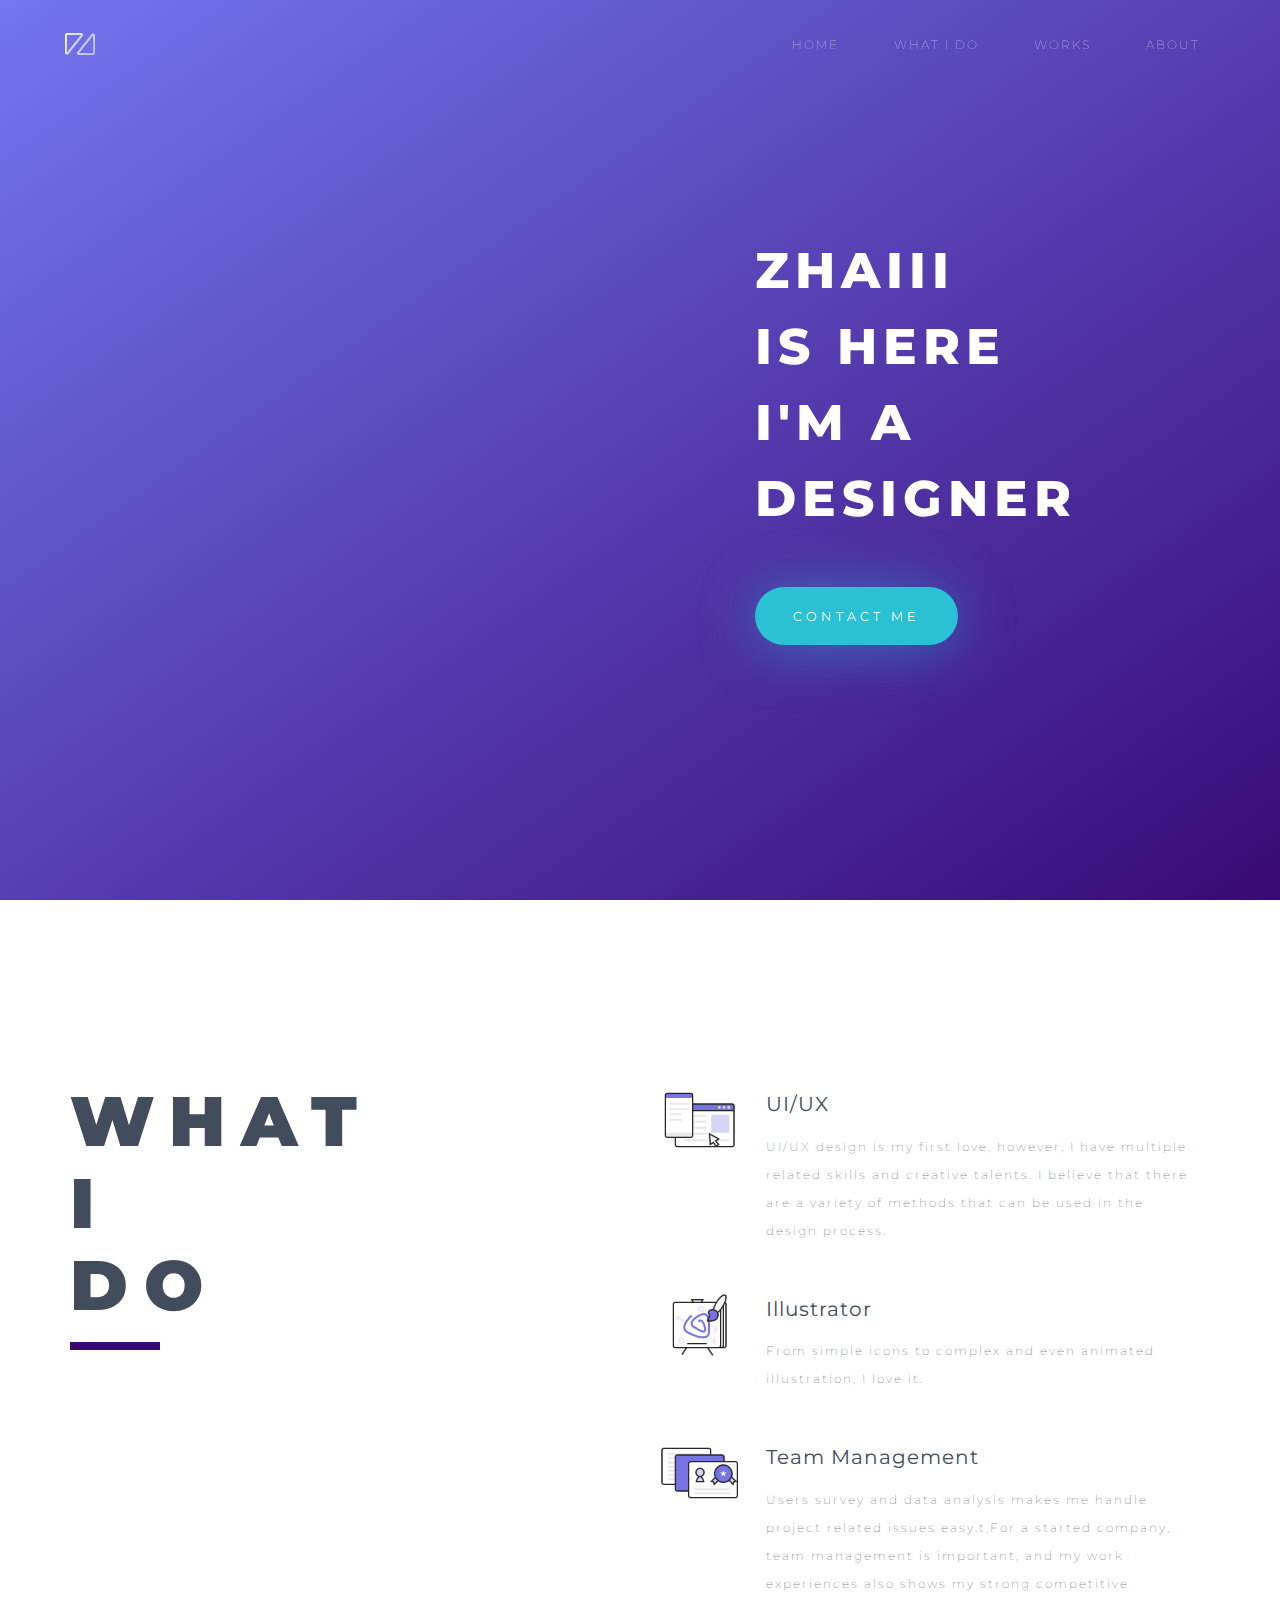
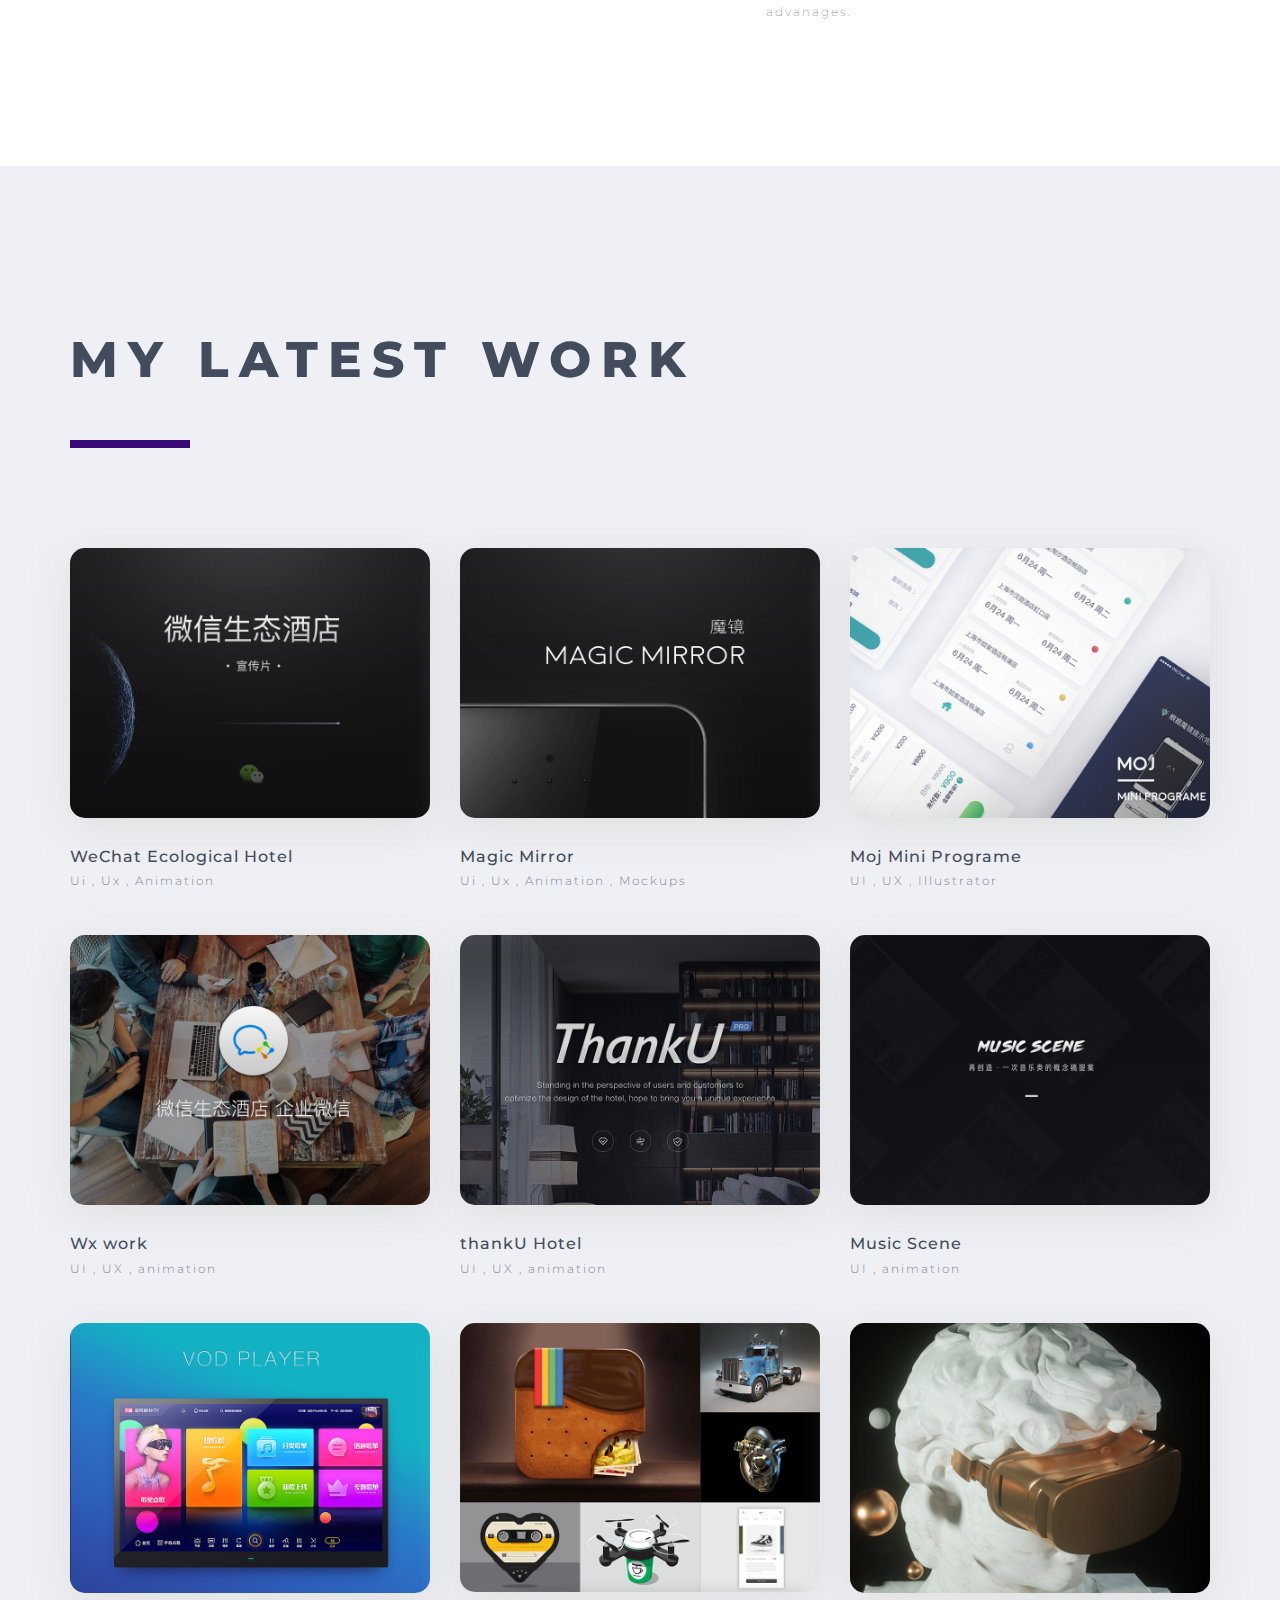
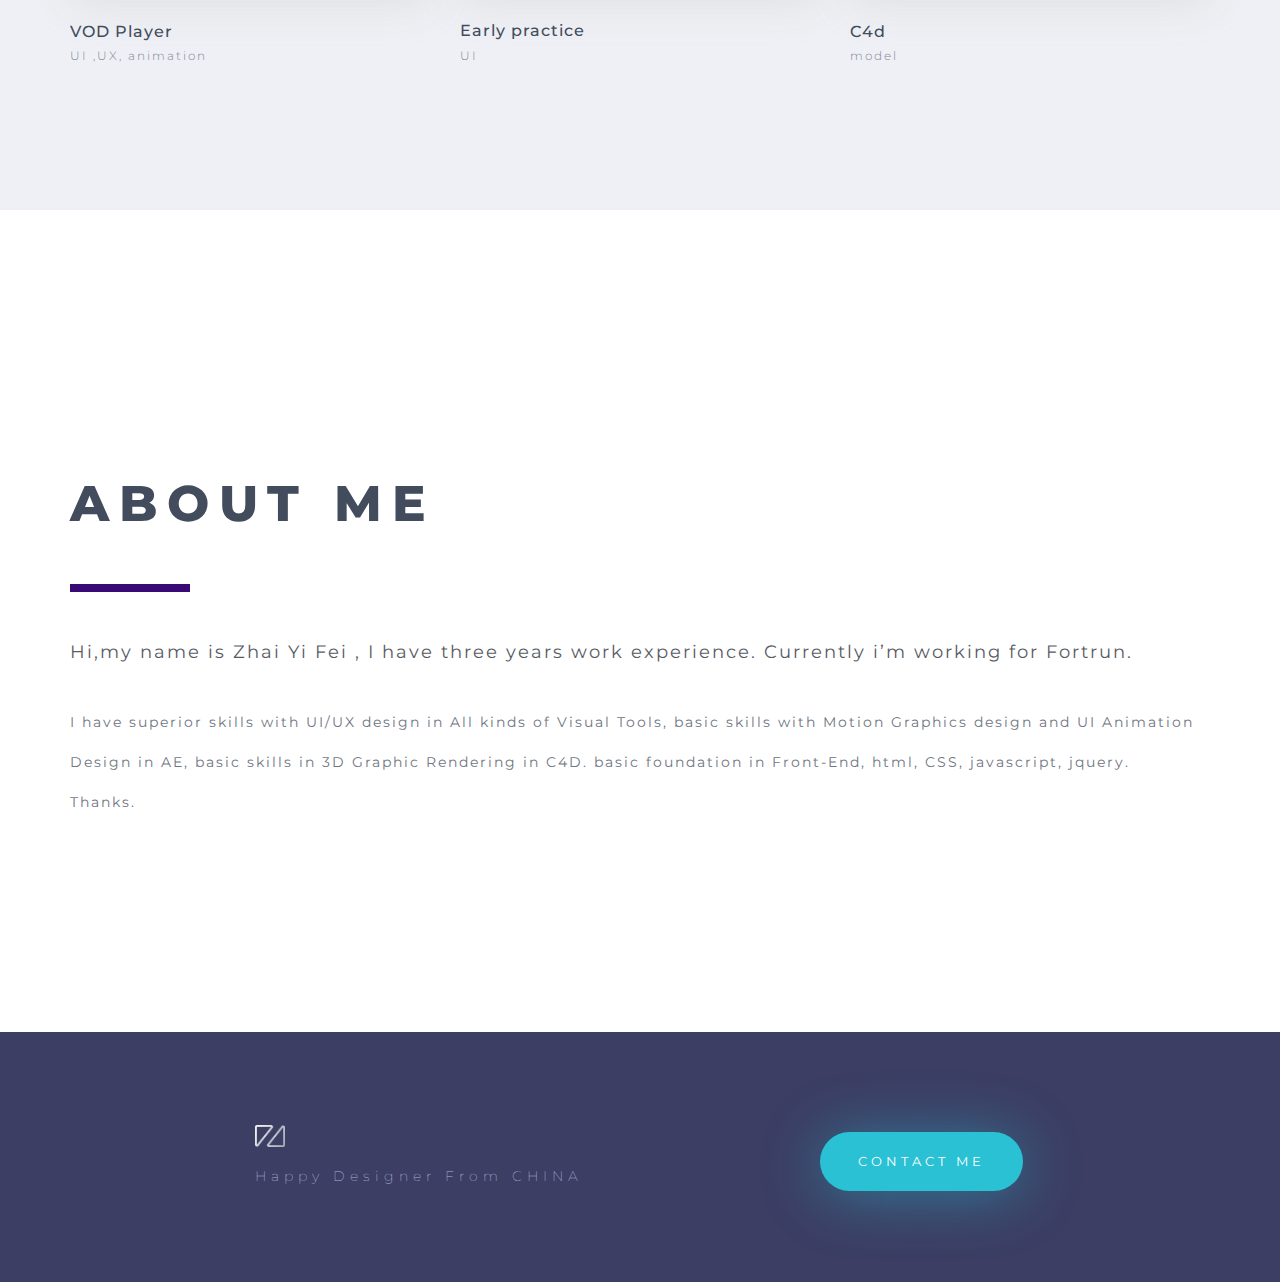
<file: index.html>
<!DOCTYPE html>
<html lang="en" >
  <head>
    <meta charset="utf-8">
    <meta http-equiv="X-UA-Compatible" content="IE=edge">
    <meta name="viewport" content="width=device-width, initial-scale=1">
    <link rel="stylesheet" href="./css/bootstrap.min.css">
    <link href="https://fonts.googleapis.com/css?family=Montserrat:200,300,400,500,800,900" rel="stylesheet">
    <link rel="stylesheet" type="text/css" href="https://cdnjs.cloudflare.com/ajax/libs/font-awesome/4.7.0/css/font-awesome.min.css">
    <link rel="stylesheet" href="./css/style.css">
  </head>
  <body class="body">
    <!-- page1 -->
    <div class="container" id="home">
        <header>
            <nav class="navbar navbar-default navbar-static-top ">
                <div class="fixed-layout">
                  <div class="navbar-header">
                  <a class="navbar-brand top" href="#home"></a>
                </div>
                <div id="navbar" class="navbar-collapse collapse" aria-expanded="false" style="height: 1px;">
                  <ul class="nav navbar-nav">
                    <li class=""><a href="#home">HOME</a></li>
                        <li><a href="#whatido">WHAT I DO</a></li>
                        <li><a href="#works">WORKS</a></li>
                        <li><a href="#about">ABOUT</a></li>
                  </ul>
                </div>
                </div>
              </nav>
              <div class="z">
            <div class="row">
              <div class="col-md-6 col-sm-6 col-xs-6 col-lg-6">
                <div class="taglineimg">
                  <form action="zhaiii@aliyun.com">
                  </form>
                </div>
              </div>
              <div class="col-md-6 col-sm-6 col-xs-6 col-lg-6">
                <div class="tagline">
                  <h1>ZHAIII <br>IS HERE<br>I'M A <br> DESIGNER</h1>
                  <form action="mailto:zhaiii@aliyun.com">
                    <button class="btn-paper" type="submit">CONTACT ME</button>
                  </form>
                </div>
              </div>
            </div>
            </div>
        </header>
    </div>
     <!-- page2 -->
    <section class="main" id="whatido">
      <div class="container about">
        <div class="row">
          <div class="col-md-6">
            <h1>WHAT <br>I<br>DO<br></h1>
            <div id="rectangle"></div>
          </div>

          <div class="col-md-6">
            <div class="row list">
              <div class="col-md-2">
                <div class="row"><img src="./img/ui_ux.png" alt="" class="iconpoint">
                </div>
              </div>  
              <div class="col-md-10">
                <div class="pointitle">
                  UI/UX
                </div>
                <div class="poindesc">
                  UI/UX design is my first love, however,
                  I have multiple related skills and creative talents.
                  I believe that there are a variety of methods that can
                  be used in the design process.
                </div>
              </div>
            </div>
            <div class="row list">
                <div class="col-md-2">
                  <div class="row"><img src="./img/draw.png" alt="" class="iconpoint">
                  </div>
                </div>  
                <div class="col-md-10">
                  <div class="pointitle">
                    Illustrator
                  </div>
                  <div class="poindesc">
                      From simple icons to complex and even animated illustration,
                      I love it.
                  </div>
                </div>
              </div>
              <div class="row list">
                  <div class="col-md-2">
                    <div class="row"><img src="./img/team.png" alt="" class="iconpoint">
                    </div>
                  </div>  
                  <div class="col-md-10">
                    <div class="pointitle">
                        Team Management
                    </div>
                    <div class="poindesc">
                        Users survey and data analysis makes me handle project related issues easy.t,For a started company, team management is important, and my work experiences also shows my strong competitive advanages.
                    </div>
                  </div>
                </div>
          </div>
        </div>
      </div>
       <!-- page3 -->
      <div class="portfolio" id="works">
        <div class="container fixedmax">
          <div class="row">
            <div class="col-md-12">
              <div class="contents-header">
                <h2 class="contents-title">MY LATEST WORK</h2>
                <div id="rectangle1"></div>                
              </div>
            </div>
          </div>
              <div class="thumb">
                  <div class="row">
                      <div class="col-md-4">
                        <div class="item">
                          <a href="https://v.qq.com/iframe/player.html?vid=s0529zgeuyj&tiny=0&auto=0" target="blank">
                            <div class="box">
                              <img src="./img/png1.png" alt="">
                            </div>
                          </a>
                          <h3>WeChat Ecological Hotel</h3>
                          <p>Ui , Ux , Animation</p>
                        </div>
                      </div>
                      <div class="col-md-4">
                        <div class="item">
                            <a href="./html/mm.html" target="">
                              <div class="box">
                                <img src="./img/png3.png" alt="">
                              </div>
                            </a>
                            <h3>Magic Mirror</h3>
                            <p>Ui , Ux , Animation , Mockups</p>               
                        </div>
                      </div>
                      <div class="col-md-4">
                        <div class="item">
                            <a href="./html/mmp.html" target="">
                              <div class="box">
                                <img src="./img/png21.png" alt="">
                              </div>
                            </a>
                            <h3>Moj Mini Programe</h3>
                            <p>UI , UX , Illustrator</p>                      
                        </div>
                      </div> 
                      <div class="col-md-4">
                          <div class="item">
                              <a href="./html/qywx.html" target="">
                                <div class="box">
                                  <img src="./img/png5.png" alt="">
                                </div>
                              </a>
                            <h3>Wx work</h3>
                            <p>UI , UX , animation</p>  
                          </div>
                        </div>
                        <div class="col-md-4">
                          <div class="item">
                            <a href="./html/thankU.html" target="">
                              <div class="box">
                                <img src="./img/png4.png" alt="">
                              </div>
                            </a>
                              <h3>thankU Hotel</h3>
                              <p>UI , UX , animation</p>
                          </div>
                        </div>
                        <div class="col-md-4">
                          <div class="item">
                            <a href="./html/music.html" target="">
                              <div class="box">
                                <img src="./img/music.png" alt="">
                              </div>
                            </a>
                              <h3>Music Scene</h3>
                              <p>UI , animation</p>
                          </div>
                        </div> 
                        <div class="col-md-4">
                          <div class="item">
                            <a href="./html/vod.html" target="">
                              <div class="box">
                                <img src="./img/vod.png" alt="">
                              </div>
                            </a>
                              <h3>VOD Player</h3>
                              <p>UI ,UX, animation</p>
                          </div>
                        </div>
                        <div class="col-md-4">
                          <div class="item">
                            <a href="./html/ep.html" target="">
                              <div class="box">
                                <img src="./img/ep.png" alt="">
                              </div>
                            </a>
                              <h3>Early practice</h3>
                              <p>UI</p>
                          </div>
                        </div> 
                        <div class="col-md-4">
                          <div class="item">
                            <a href="./html/c4d.html" target="">
                              <div class="box">
                                <img src="./img/c4d.png" alt="">
                              </div>
                            </a>
                              <h3>C4d</h3>
                              <p>model</p>
                          </div>
                        </div>
                  </div>  
              </div>       
          </div>
        </div>
      </div>
<!-- page4-->
      <div class="container fixedmax" id="about">
          <div class="row">
            <div class="col-md-12">
              <div class="contents-header">
                <h2 class="contents-title">ABOUT ME</h2>
                <div id="rectangle1"></div> 
                <br><br>
                <p class="aboutme1">Hi,my name is Zhai Yi Fei ,  I have three years work experience. Currently i’m working for Fortrun.
                    </p>
                    <p class="aboutme2">
                        I have superior skills with UI/UX design in All kinds of Visual Tools, basic skills 
                        with Motion Graphics design and UI Animation Design in AE, basic skills in 3D Graphic 
                        Rendering in C4D. basic foundation in Front-End, html, CSS, javascript, jquery.
                        <br>
                        Thanks. 
                    </p>
              </div>
            </div>
          </div>
      </div>
  
      <footer>
					<div class="fixed-layout">
						<div class="row">
							<div class="col-md-6">
								<div class="left">
									<h3><img class="imgsize" src="./img/logo_white.png"> </h3>
									<p>Happy Designer From CHINA</p>
								</div>
							</div>
							<div class="col-md-6">
								<div class="right btnsize">
									<form action="mailto:zhaiii@aliyun.com">
                      <button  class="btn-paper " type="submit">CONTACT ME</button>
                  </form>
								</div>
							</div>
						</div>
					</div>
				</footer>
    </section>
  
  <script src="./js/jquery.min.js"></script>
  <script src="./js/bootstrap.min.js" integrity="sha384-Tc5IQib027qvyjSMfHjOMaLkfuWVxZxUPnCJA7l2mCWNIpG9mGCD8wGNIcPD7Txa" crossorigin="anonymous"></script>
  <script type="text/javascript" src="./js/function.js"></script>
  </body>
</html>
</file>
<file: css/style.css>
/* HTML Tags */
@import url(https://fonts.googleapis.com/css?family=Montserrat:200,300,400,500,800,900,1000);
html,body{
    height: 100%;
}
/* page1 */
.body{
    font-family: "Montserrat", sans-serif;
    background: linear-gradient(to bottom right, #7275ee , #390975);
}
header{
    width: 100%;
    margin:0 auto;
}
.fixed-layout {
  max-width: 1200px;
  margin: 0 auto; }

.z{
    position: fixed;
    margin:auto;
    left:100px; 
    right:0; 
    top:10%; 
    bottom:0;
    width:100%; 
    height: 100%;;
}
.tagline{
    margin-top: 30%;
}
.taglineimg{
    margin-top: 30%;
}
.tagline h1{
    font-size: 50px;
    font-weight: 800;
    color: #fff;
    letter-spacing: 6px;
    line-height: 76px;

}

.btn-paper{
    display: inline-block;
    font-size: 13px;
    letter-spacing: 4px;
    color: #fff;
    background: #29c1d3;
    padding: 20px 38px;
    border-radius: 50px;
    border: none;
    margin-top: 40px;
    box-shadow: 0px 4px 60px rgba(36, 212, 233, 0.4);
    -webkit-transition: ease all 0.3s;
    -moz-transition: ease all 0.3s;
    -o-transition: ease all 0.3s;
    transition: ease all 0.3s;
}
.btn-paper:hover{
    margin-top: 35px;
    box-shadow: 0px 10px 60px rgba(36, 212, 233, 0.4);
    -moz-transition:  ease all 0.3s; /* Firefox 4 */
    -webkit-transition:  ease all 0.3s; /* Safari 和 Chrome */
    -o-transition:  ease all 0.3s;
    transition: ease all 0.3s;  
}



/* page2 */
.main{
    width: 100%;
    z-index: 2;
    position: absolute;
    display: block;
    background: #fff;
    top:100%;
}

.list{
    padding: 20px;
}
    .pointitle {
        margin-top: 10px;
        margin-bottom: 4px;
        font-size: 20px;
        color: #414c5b;
        letter-spacing: 1px;
        padding-bottom: 10px; }
        .poindesc {
            font-size: 12px;
            color: #7e8899;
            font-weight: 200;
            letter-spacing: 2px;
            line-height: 28px; }

.about{
    margin-top: 160px;
    margin-bottom: 120px;
}
    .about h1{
        font-size: 70px;
        font-weight: 900;
        color: #424c5c;        
        letter-spacing: 16px;
        line-height: 82px;
    }

#rectangle
{
width:90px;
height:8px;
background-color:#390975;
text-align:center;
margin-top: 16px;
}

.iconpoint {
    width: 80px; }
/*pge3*/

.portfolio{
    background: #EFF0F5
}
.fixedmax{
    max-width: 1200px;
    margin: 0 auto;
    margin-top: 100px;
}
.contents-header{
    padding-top: 30px; 
    margin-top: 100px;
}
.contents-title {
    color: #424c5c;
    font-size: 50px;
    font-weight: 800;
    letter-spacing: 10px;
    padding-bottom: 20px;
    line-height: 88px; }

#rectangle1{
    width:120px;
    height:8px;
    background-color:#390975;
    text-align:center;
    margin-top: 16px;
}
.contents-body{
    margin: 0 -15px;
}

/*page3*/
.thumb{
    padding-top: 100px;
    padding-bottom: 100px;
}
.item{
    position: relative;
}
    .item img{
        cursor: pointer;
        display: block;
        height: auto;
        width: 100%;
        border-radius: 15px;
        -webkit-transition: ease all 0.3s;
        -moz-transition: ease all 0.3s;
        -o-transition: ease all 0.3s;
        transition: ease all 0.3s;
    }
        .item img:hover{
            transform: scale(1.05);
            box-shadow: 10px 20px 80px rgba(156, 156, 156, 0.8);
            -moz-transition:  ease all 0.3s; /* Firefox 4 */
            -webkit-transition:  ease all 0.3s; /* Safari 和 Chrome */
            -o-transition:  ease all 0.3s;
            transition: ease all 0.3s;  
        }
    .item h3{
        margin-top: 30px;
        margin-bottom: 0px;
        font-size: 16px;
        color: #414c5b;
        letter-spacing: 1px;
        padding-bottom: 2px;
    }
        .item p{
            font-size: 12px;
            color: #7e8899;
            font-weight: 300;
            letter-spacing: 2px;
            line-height: 28px; 
            padding-bottom: 30px;
        }
.box{
    box-shadow: 0px 10px 40px rgba(219, 219, 219, 0.8);
    border-radius: 15px;
    background-color: #EFF0F5;
}
/*navbar*/
.navbar-brand {
    margin-top: 13px;
    position: absolute; }
    .navbar-brand.top {
      background: url(../img/logo_white.png) no-repeat;
      background-size: contain; }
    .navbar-brand.scroll {
      background: url(../img/logo_color.png) no-repeat;
      background-size: contain; }

header {
width: 100%;
height: 800px;
position: relative; }
header .navbar {
    z-index: 7;
    left: 0;
    padding: 20px 65px;
    background-color: transparent;
    border-bottom: none;
    position: fixed;
    width: 100%;
    -webkit-transition: all 0.5s;
    -moz-transition: all 0.5s;
    -o-transition: all 0.5s;
    transition: all 0.5s; }
    header .navbar .navbar-collapse {
      float: right; }
      header .navbar .navbar-collapse li a {
        font-family: "Montserrat", sans-serif;
        color: #afb1d7;
        letter-spacing: 2px;
        font-size: 12px;
        font-weight: 200;
        margin-left: 25px; }
        header .navbar .navbar-collapse li a:hover, header .navbar .navbar-collapse li a:focus {
          color: #fff; }
  header .navbar.scrolled {
    background-color: #fff;
    padding: 5px 65px 5px 65px; }
    header .navbar.scrolled .navbar-collapse a {
      color: black; }
      header .navbar.scrolled .navbar-collapse a:hover, header .navbar.scrolled .navbar-collapse a:focus {
        color: #afb1d7; }

footer {
  background-color: #3C3E63;
  z-index: 2;
  color: #fff;
  padding-bottom: 50px; }
  footer .row {
    margin: 0; }
  footer .left {
    padding: 70px 0 30px 200px; }
    footer .left h3 {
      font-weight: 400;
      letter-spacing: 4px;
      line-height: 28px; }
    footer .left p {
      font-weight: 200;
      letter-spacing: 5px;
      line-height: 28px;
      color: #afb1d7; }
  footer .right img {
    padding: 70px 0 30px 200px;
    width: 100%; }
  footer .right button {
    position: absolute;
    top: 30%;
    left: 30%; }

    .imgsize{
        width: 30px;
        padding-bottom: 5px;
    }

    .btnsize{
        padding-top: 200px;
    }
.aboutme1{
    font-size: 18px;
    color: #575b64;
    font-weight: 400;
    letter-spacing: 2px;
    line-height: 40px;
    padding-bottom: 20px;
}
.aboutme2 {
    font-size: 14px;
    color: #6f7581;
    font-weight: 400;
    letter-spacing: 2px;
    line-height: 40px;
    padding-bottom: 200px; }
</file>
